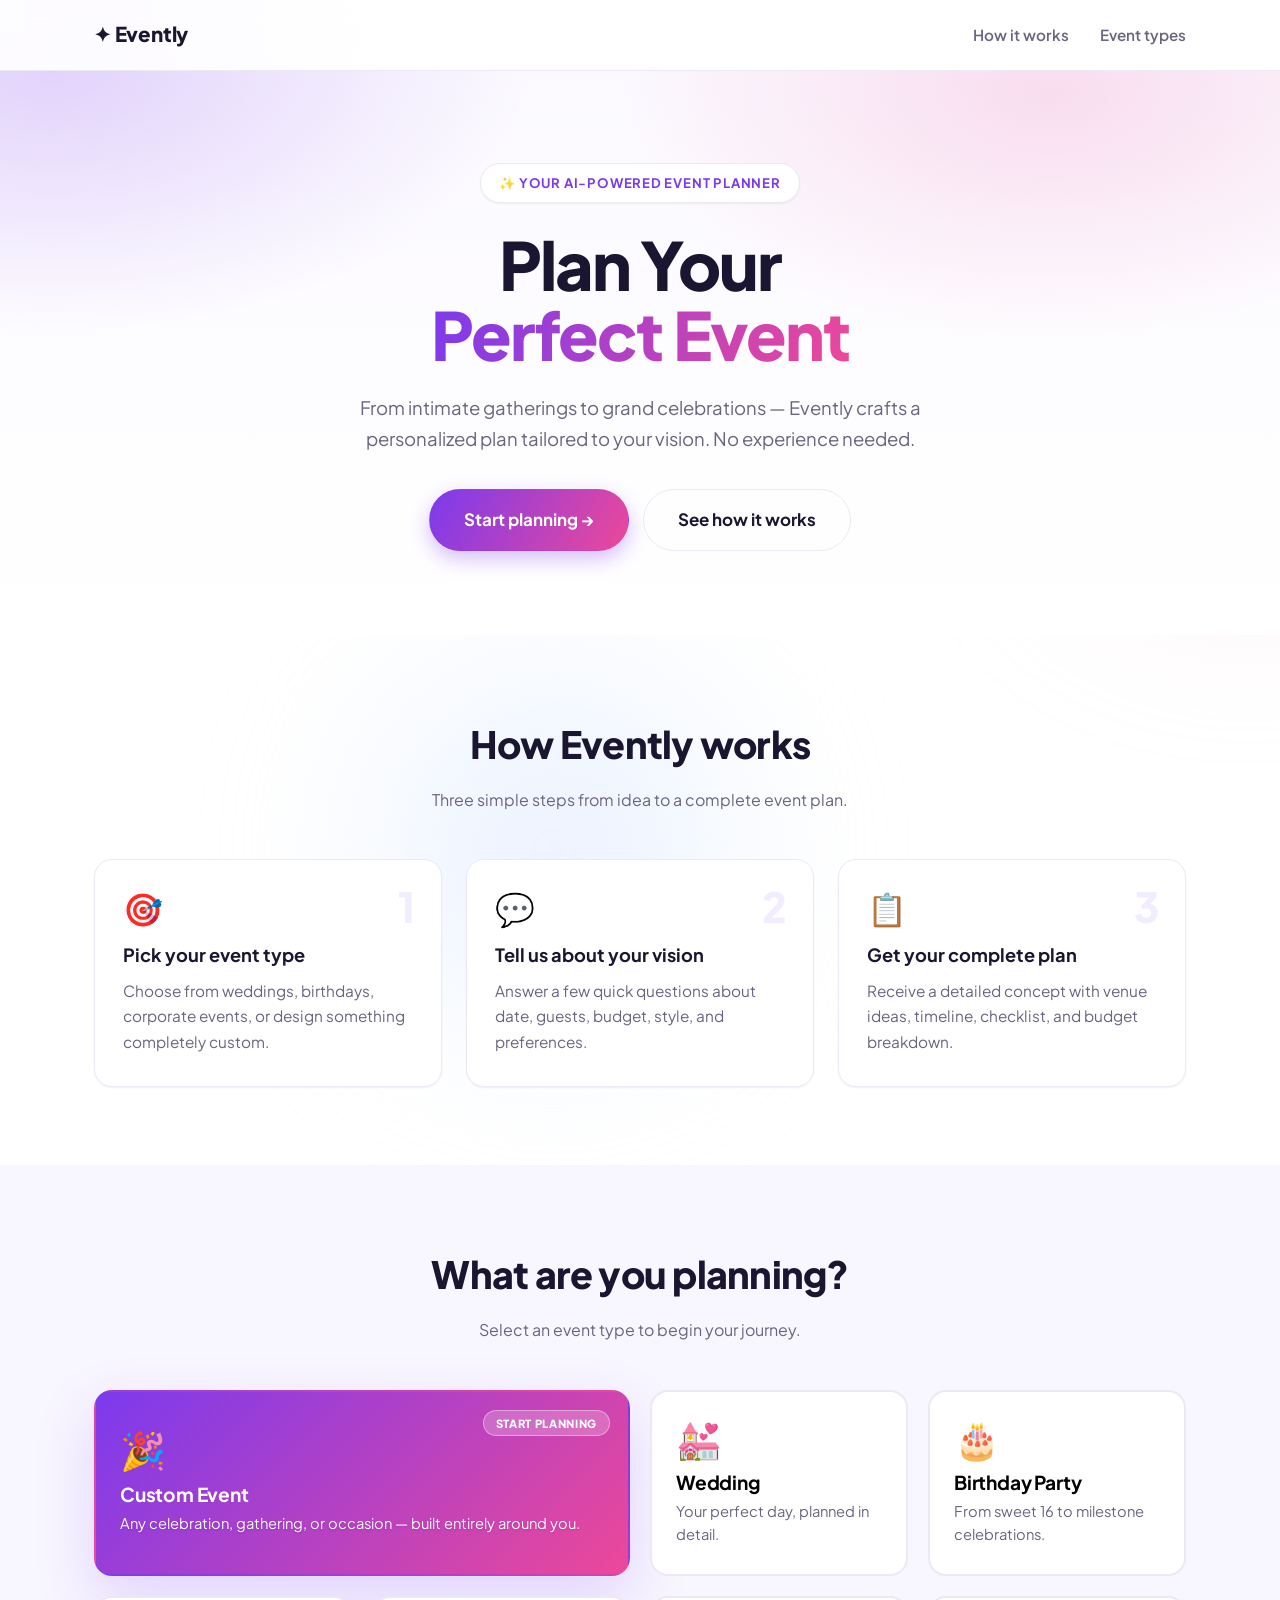
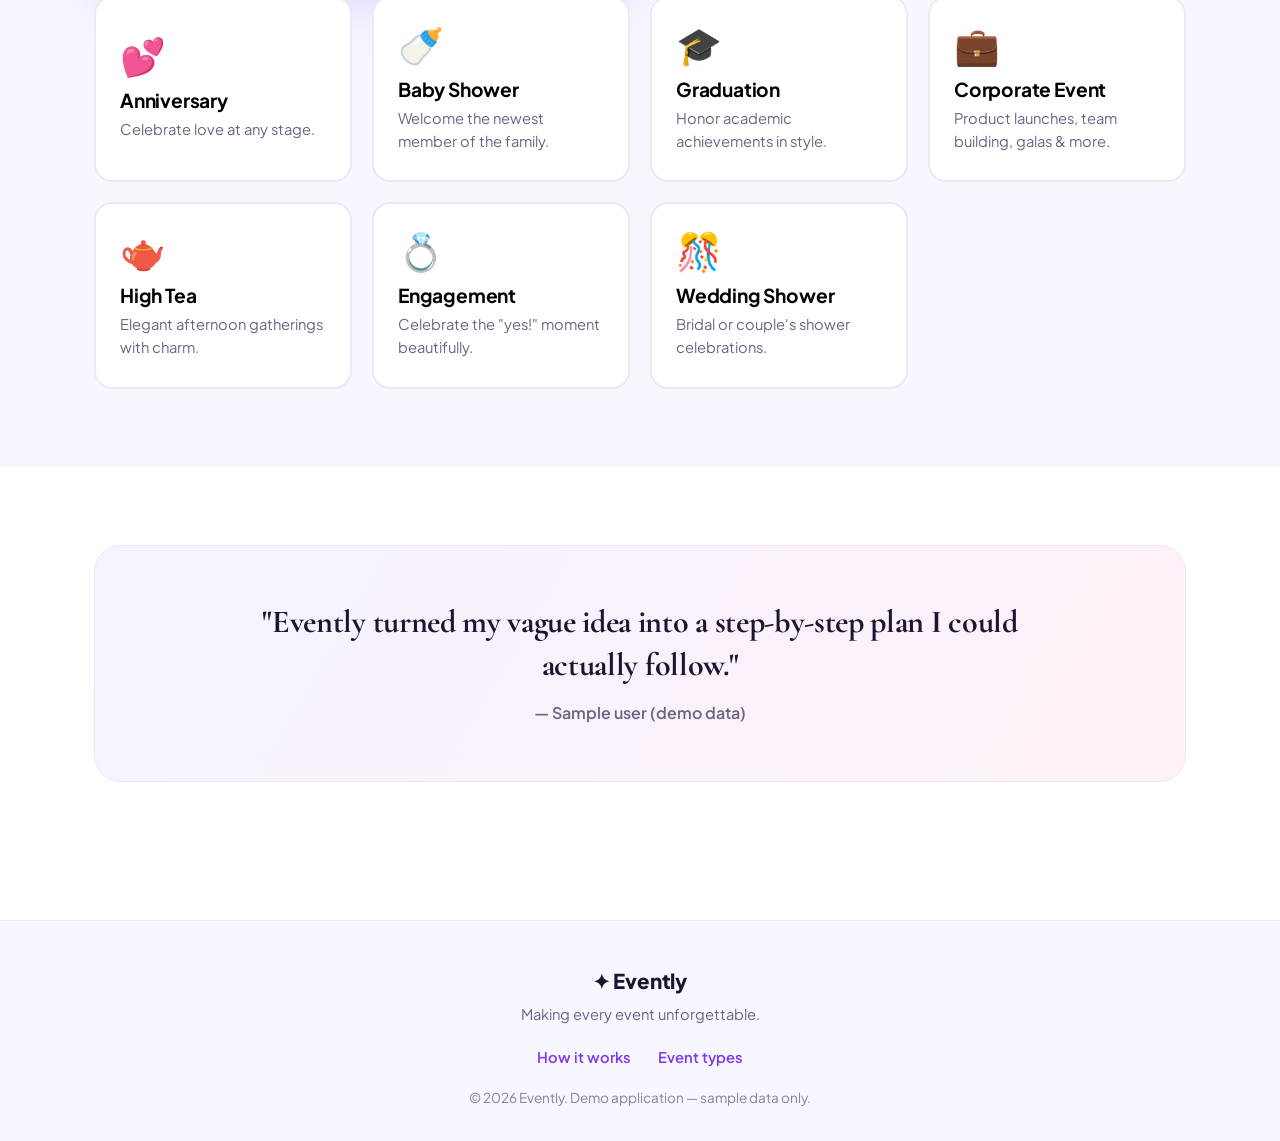
<file: index.html>
<!DOCTYPE html>
<html lang="en">
<head>
  <meta charset="UTF-8" />
  <meta name="viewport" content="width=device-width, initial-scale=1.0" />
  <title>Evently — Plan Your Perfect Event</title>
  <link rel="preconnect" href="https://fonts.googleapis.com" />
  <link rel="preconnect" href="https://fonts.gstatic.com" crossorigin />
  <link href="https://fonts.googleapis.com/css2?family=Plus+Jakarta+Sans:wght@400;500;600;700;800&family=Cormorant+Garamond:wght@600;700&display=swap" rel="stylesheet" />
  <link rel="stylesheet" href="styles.css" />
</head>
<body>
  <!-- Floating decorative elements -->
  <div class="bg-orb bg-orb-1"></div>
  <div class="bg-orb bg-orb-2"></div>
  <div class="bg-orb bg-orb-3"></div>

  <!-- Top navigation -->
  <header class="site-header">
    <div class="container nav">
      <a href="#" class="logo">✦ Evently</a>
      <nav class="nav-links">
        <a href="#how">How it works</a>
        <a href="#types">Event types</a>
      </nav>
    </div>
  </header>

  <main id="app">
    <!-- ============ HOMEPAGE ============ -->
    <section class="hero" id="home">
      <div class="container hero-inner">
        <div class="hero-badge">✨ Your AI-powered event planner</div>
        <h1 class="hero-title">Plan Your<br><span class="hero-title-accent">Perfect Event</span></h1>
        <p class="hero-subtitle">
          From intimate gatherings to grand celebrations — Evently crafts a personalized
          plan tailored to your vision. No experience needed.
        </p>
        <div class="hero-actions">
          <a href="#types" class="btn btn-primary btn-lg">Start planning →</a>
          <a href="#how" class="btn btn-ghost btn-lg">See how it works</a>
        </div>
        
      </div>
    </section>

    <!-- How it works -->
    <section class="section" id="how">
      <div class="container">
        <h2 class="section-title">How Evently works</h2>
        <p class="section-sub">Three simple steps from idea to a complete event plan.</p>
        <div class="steps">
          <div class="step-card">
            <div class="step-icon">🎯</div>
            <div class="step-num">1</div>
            <h3>Pick your event type</h3>
            <p>Choose from weddings, birthdays, corporate events, or design something completely custom.</p>
          </div>
          <div class="step-card">
            <div class="step-icon">💬</div>
            <div class="step-num">2</div>
            <h3>Tell us about your vision</h3>
            <p>Answer a few quick questions about date, guests, budget, style, and preferences.</p>
          </div>
          <div class="step-card">
            <div class="step-icon">📋</div>
            <div class="step-num">3</div>
            <h3>Get your complete plan</h3>
            <p>Receive a detailed concept with venue ideas, timeline, checklist, and budget breakdown.</p>
          </div>
        </div>
      </div>
    </section>

    <!-- Event types -->
    <section class="section section-accent" id="types">
      <div class="container">
        <h2 class="section-title">What are you planning?</h2>
        <p class="section-sub">Select an event type to begin your journey.</p>

        <div class="type-grid">
          <!-- Primary: Custom Event -->
          <button class="type-card type-card-primary" data-type="custom">
            <div class="type-emoji">🎉</div>
            <h3>Custom Event</h3>
            <p>Any celebration, gathering, or occasion — built entirely around you.</p>
            <span class="badge">Start planning</span>
          </button>

          <button class="type-card" data-type="wedding">
            <div class="type-emoji">💒</div>
            <h3>Wedding</h3>
            <p>Your perfect day, planned in detail.</p>
          </button>
          <button class="type-card" data-type="birthday">
            <div class="type-emoji">🎂</div>
            <h3>Birthday Party</h3>
            <p>From sweet 16 to milestone celebrations.</p>
          </button>
          <button class="type-card" data-type="anniversary">
            <div class="type-emoji">💕</div>
            <h3>Anniversary</h3>
            <p>Celebrate love at any stage.</p>
          </button>
          <button class="type-card" data-type="baby">
            <div class="type-emoji">🍼</div>
            <h3>Baby Shower</h3>
            <p>Welcome the newest member of the family.</p>
          </button>
          <button class="type-card" data-type="graduation">
            <div class="type-emoji">🎓</div>
            <h3>Graduation</h3>
            <p>Honor academic achievements in style.</p>
          </button>
          <button class="type-card" data-type="corporate">
            <div class="type-emoji">💼</div>
            <h3>Corporate Event</h3>
            <p>Product launches, team building, galas & more.</p>
          </button>
          <button class="type-card" data-type="high-tea">
            <div class="type-emoji">🫖</div>
            <h3>High Tea</h3>
            <p>Elegant afternoon gatherings with charm.</p>
          </button>
          <button class="type-card" data-type="engagement">
            <div class="type-emoji">💍</div>
            <h3>Engagement</h3>
            <p>Celebrate the "yes!" moment beautifully.</p>
          </button>
          <button class="type-card" data-type="wedding-shower">
            <div class="type-emoji">🎊</div>
            <h3>Wedding Shower</h3>
            <p>Bridal or couple's shower celebrations.</p>
          </button>
        </div>
      </div>
    </section>

    <!-- Testimonial / trust section -->
    <section class="section">
      <div class="container">
        <div class="trust-banner">
          <div class="trust-text">
            <h2>"Evently turned my vague idea into a step-by-step plan I could actually follow."</h2>
            <p>— Sample user (demo data)</p>
          </div>
        </div>
      </div>
    </section>

    <!-- ============ PLANNER (questionnaire) ============ -->
    <section class="planner hidden" id="planner">
      <div class="container planner-inner">
        <button class="back-link" id="backHome">← Back to home</button>

        <div class="planner-header">
          <h2 id="plannerHeading">Let's plan your event</h2>
          <p id="plannerSub">Answer these questions and we'll create a personalized plan for you.</p>
        </div>

        <div class="progress-wrap">
          <div class="progress-bar"><div class="progress-fill" id="progressFill"></div></div>
          <div class="progress-labels">
            <span class="progress-text"><span id="stepCurrent">1</span> of <span id="stepTotal">13</span></span>
            <span class="progress-percent" id="progressPercent">8%</span>
          </div>
        </div>

        <div class="question-card">
          <div class="question-number" id="questionLabel">Question <span id="qNum">1</span></div>
          <h2 class="question-title" id="questionTitle">Loading...</h2>
          <p class="question-hint" id="questionHint"></p>
          <div class="question-input" id="questionInput"></div>
        </div>

        <div class="planner-nav">
          <button class="btn btn-ghost" id="prevBtn">← Back</button>
          <button class="btn btn-primary btn-next" id="nextBtn">Next →</button>
        </div>
      </div>
    </section>

    <!-- ============ PLAN (results) ============ -->
    <section class="plan hidden" id="plan">
      <div class="container plan-inner">
        <button class="back-link" id="planBackHome">← Back to home</button>

        <div class="plan-header">
          <div class="plan-badge">🎉 Your personalized plan is ready</div>
          <h1 id="planTitle">Your Event Concept</h1>
          <p class="plan-summary" id="planSummary"></p>
          <div class="plan-meta" id="planMeta"></div>
          <div class="plan-vision hidden" id="planVision"></div>
        </div>

        <div class="plan-grid" id="planGrid"><!-- generated --></div>

        <div class="plan-timeline">
          <div class="section-icon">📅</div>
          <h2>Suggested timeline</h2>
          <ol id="timelineList"></ol>
        </div>

        <div class="plan-checklist">
          <div class="section-icon">✅</div>
          <h2>Planning checklist</h2>
          <ul id="checklistList"></ul>
        </div>

        <div class="plan-considerations">
          <div class="section-icon">💡</div>
          <h2>Important things to consider</h2>
          <ul id="considerationsList"></ul>
        </div>

        <div class="plan-actions">
          <button class="btn btn-primary btn-lg" id="printBtn">🖨 Print / Save as PDF</button>
          <button class="btn btn-ghost btn-lg" id="restartBtn">🔄 Start over</button>
          <button class="btn btn-ghost btn-lg" id="planEventTypes">🎊 Back to event types</button>
        </div>
      </div>
    </section>
  </main>

  <footer class="site-footer">
    <div class="container footer-inner">
      <div class="footer-brand">
        <span class="logo">✦ Evently</span>
        <p>Making every event unforgettable.</p>
      </div>
      <div class="footer-links">
        <a href="#how">How it works</a>
        <a href="#types">Event types</a>
      </div>
      <div class="footer-copy">
        <p>© 2026 Evently. Demo application — sample data only.</p>
      </div>
    </div>
  </footer>

  <script src="events.js"></script>
  <script src="app.js"></script>
</body>
</html>
</file>
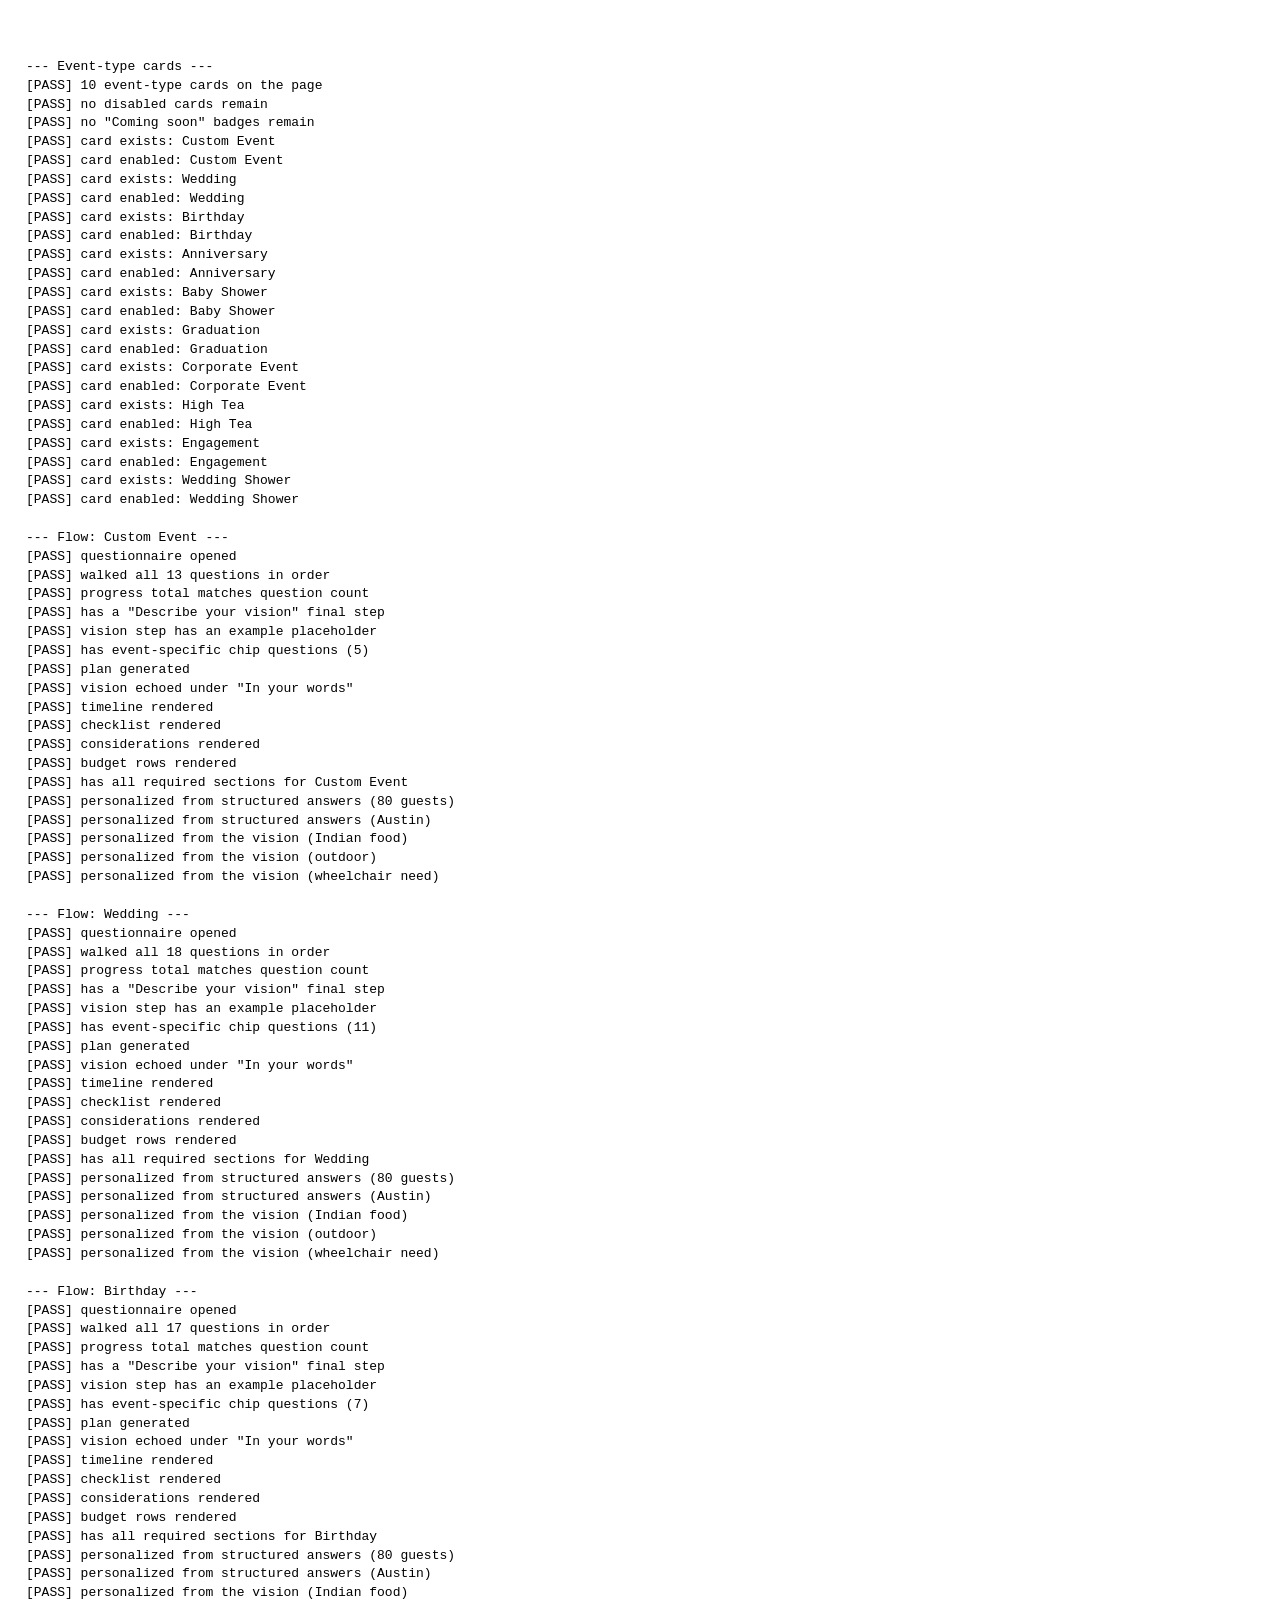
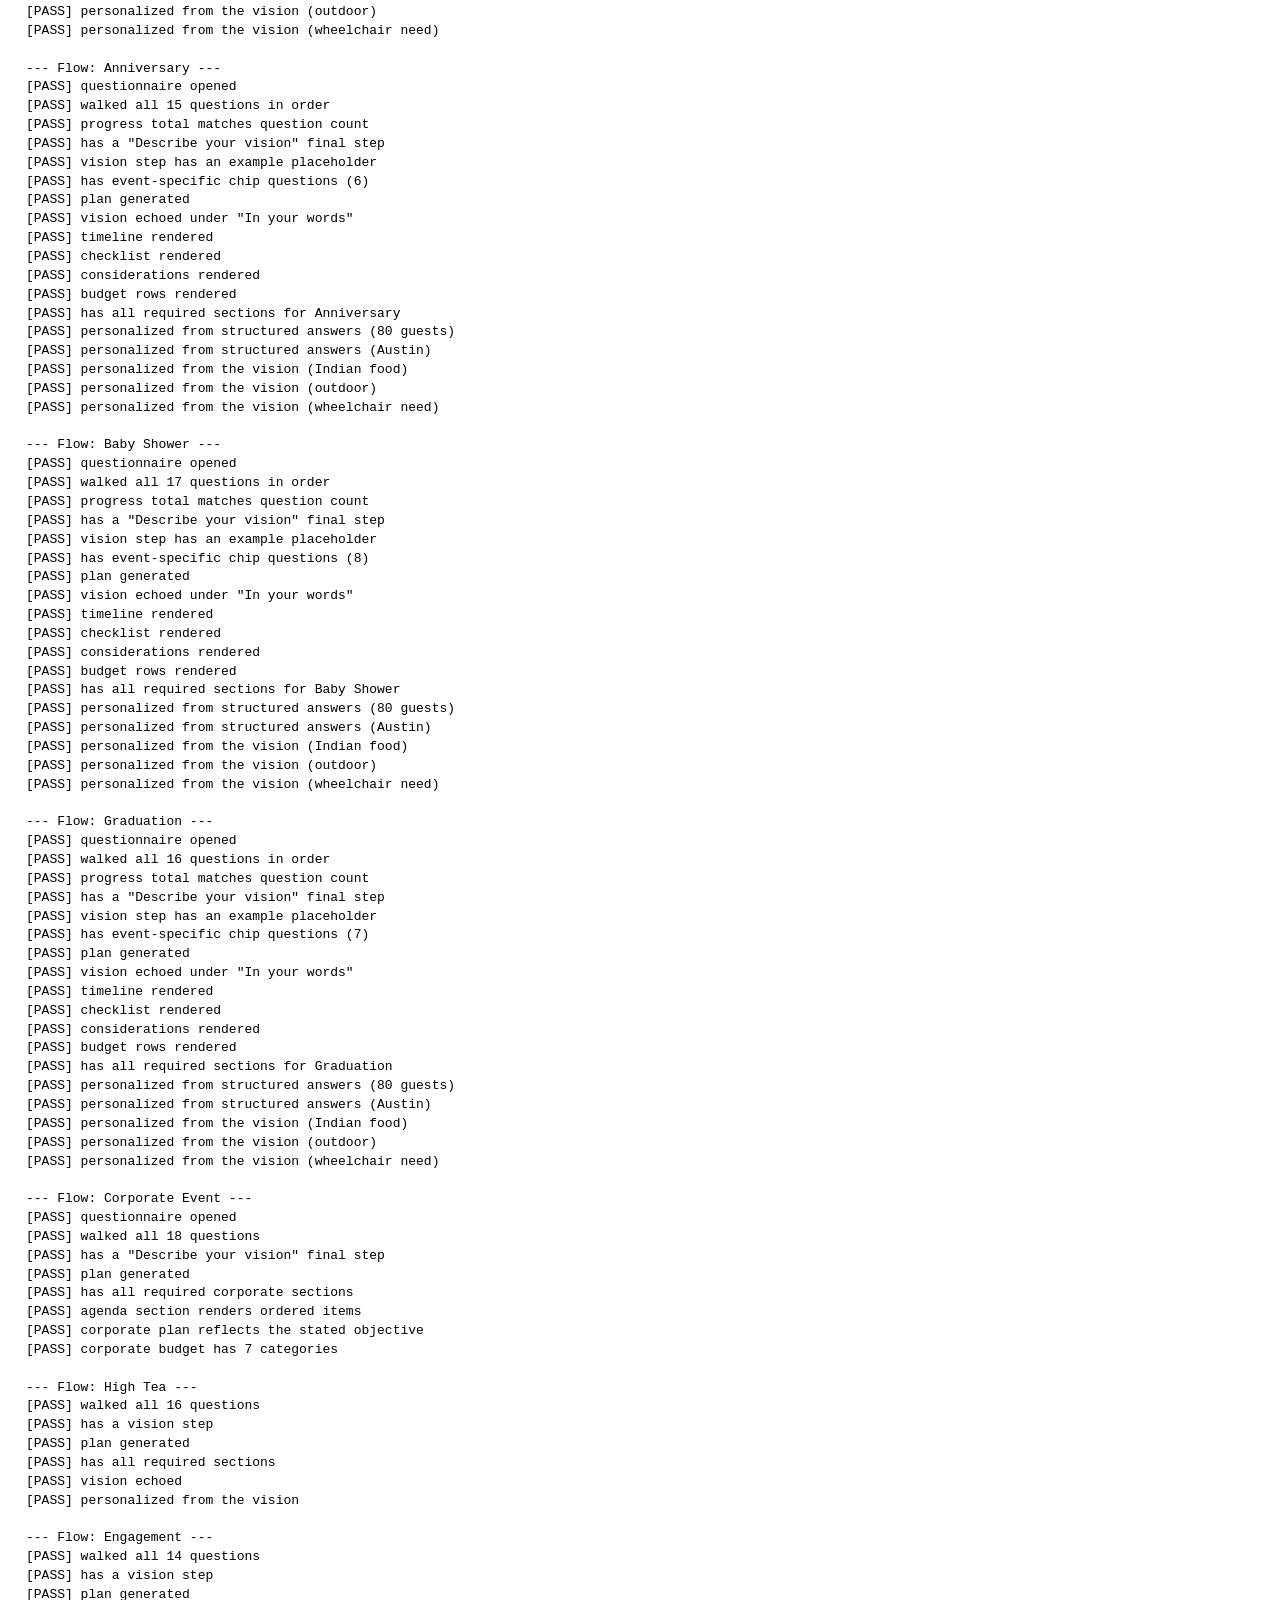
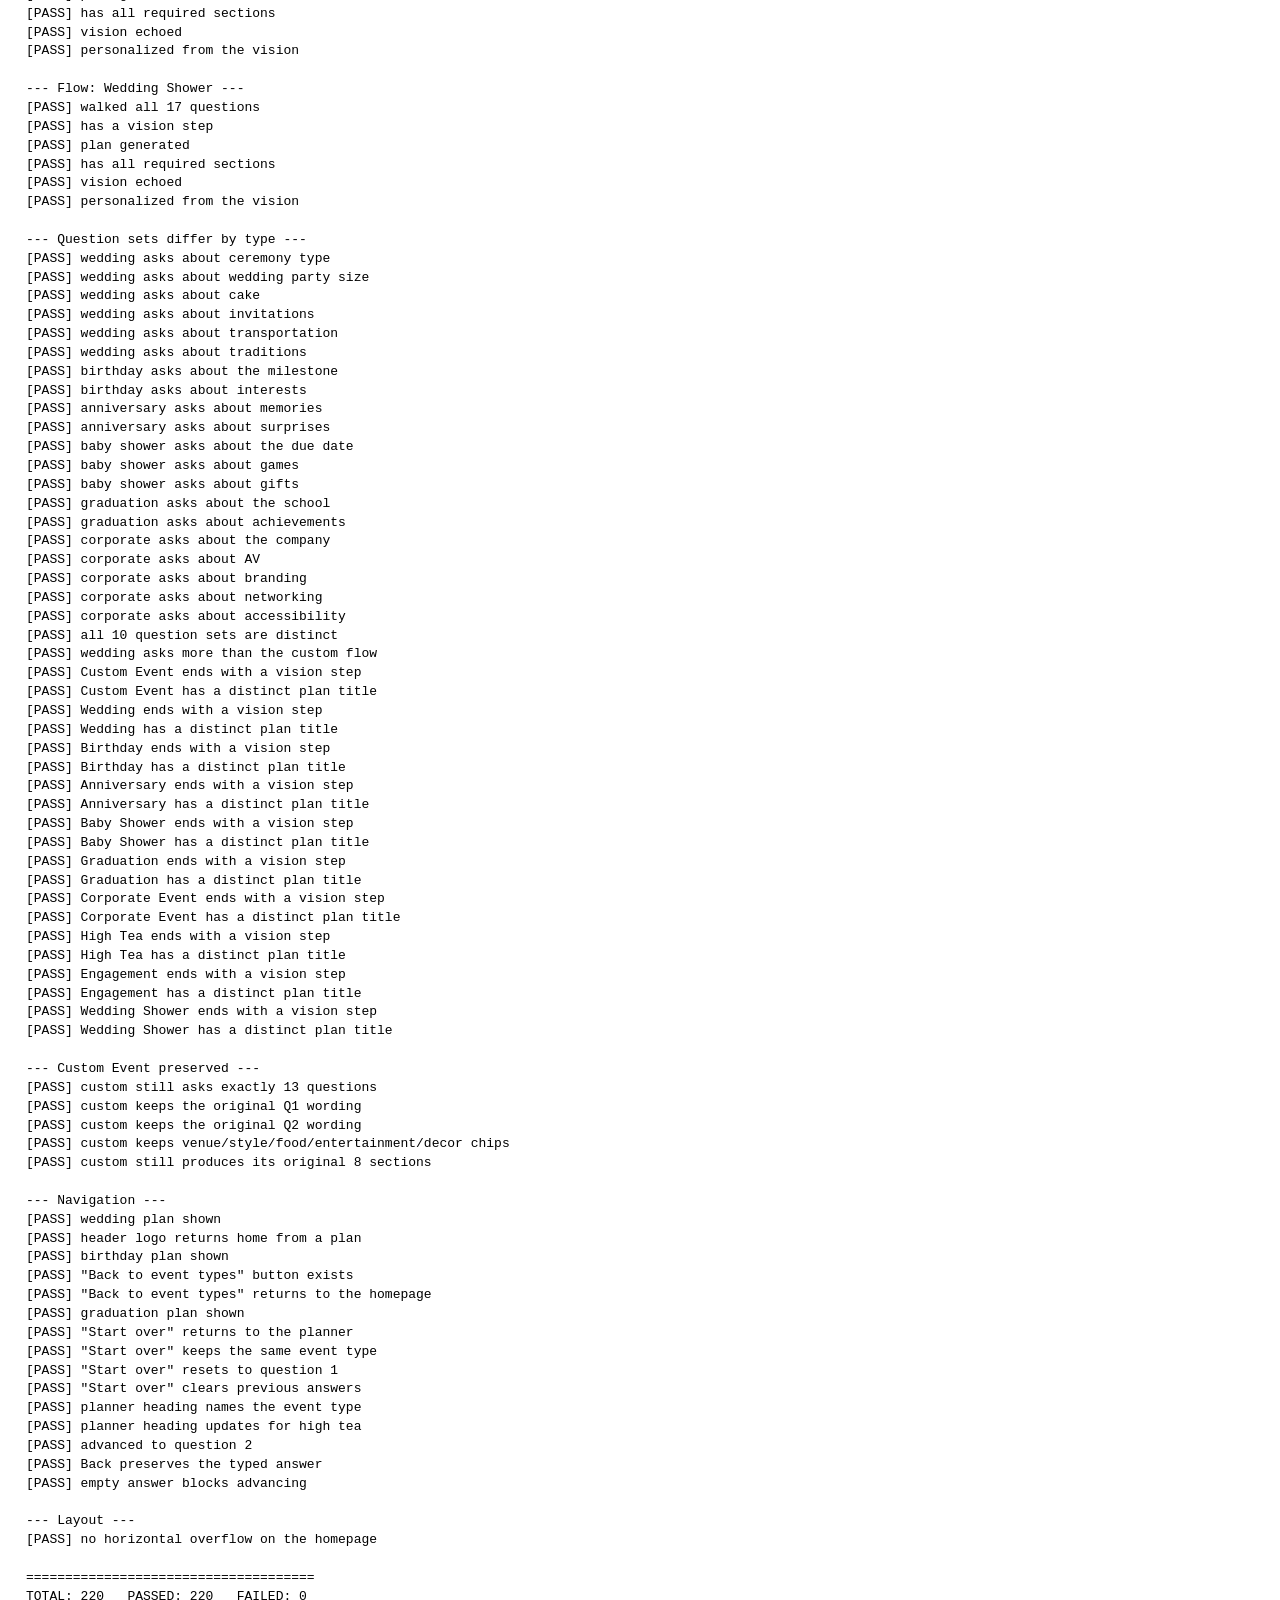
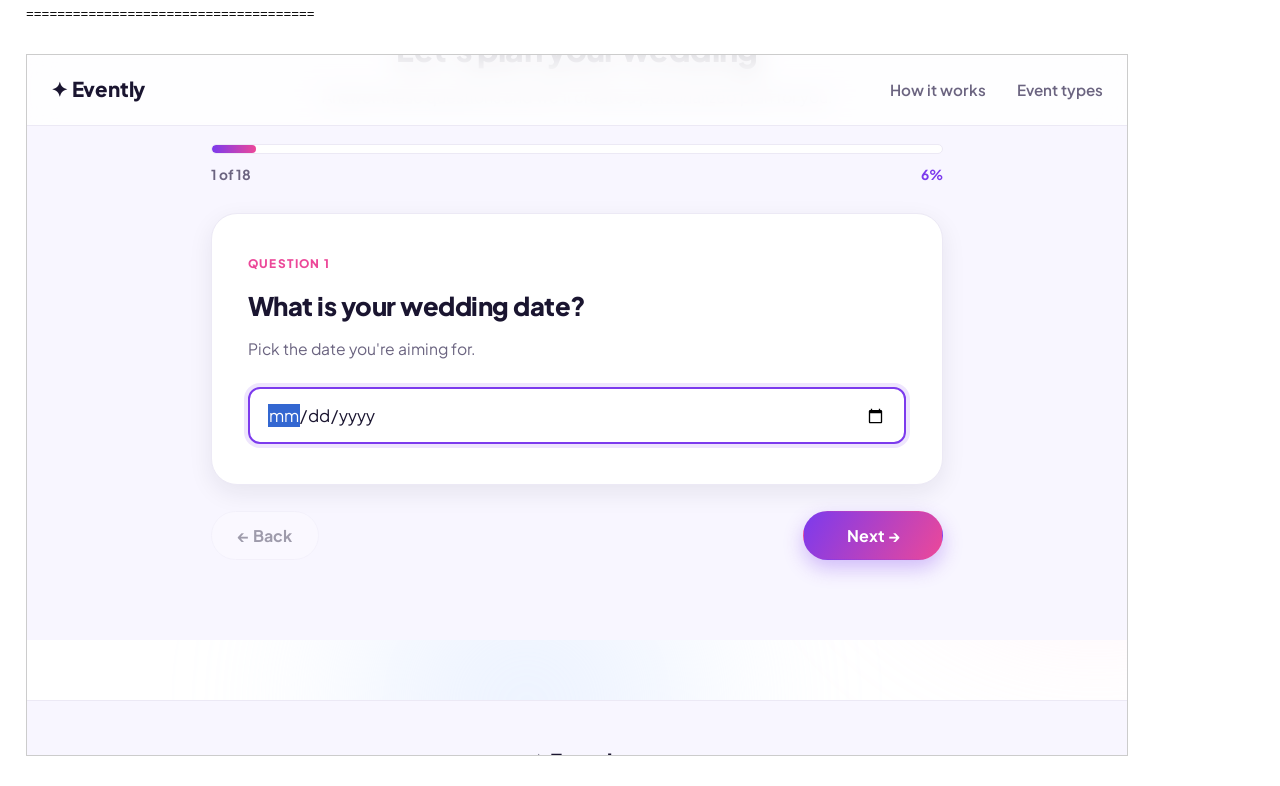
<file: test-harness.html>
<!DOCTYPE html>
<html>
<head>
<meta charset="utf-8">
<title>Evently — all event types test</title>
<style>
  body { font-family: Consolas, monospace; padding: 18px; }
  #out { font-size: 13px; line-height: 1.45; white-space: pre-wrap; }
  iframe { width: 1100px; height: 700px; border: 1px solid #ccc; margin-top: 16px; }
</style>
</head>
<body>
<pre id="out">running…</pre>
<iframe id="f" src="/index.html"></iframe>
<script>
/* Drives the real UI for every event type. Fully synchronous: everything runs
   inside the iframe load handler, before this parent document fires load. */
document.getElementById('f').onload = function () {
  const lines = [];
  let pass = 0, fail = 0;
  const check = (name, cond, extra) => {
    if (cond) { pass++; lines.push('[PASS] ' + name); }
    else { fail++; lines.push('[FAIL] ' + name + (extra !== undefined ? '  -> got: ' + extra : '')); }
  };
  const section = (t) => { lines.push(''); lines.push('--- ' + t + ' ---'); };

  const f = document.getElementById('f');
  const d = f.contentDocument;
  const w = f.contentWindow;
  const $ = id => d.getElementById(id);
  const vis = id => !$(id).classList.contains('hidden');
  const txt = id => ($(id) ? $(id).textContent : '');
  /* Card titles render as <h3><span class="card-icon">🎯</span>Event concept</h3>,
     so compare against the label only, with the icon stripped. */
  const cardTitles = () => {
    const out = [];
    d.querySelectorAll('#planGrid .plan-card').forEach(c => {
      const h3 = c.querySelector('h3');
      const icon = h3.querySelector('.card-icon');
      let t = h3.textContent;
      if (icon) t = t.slice(icon.textContent.length);
      out.push(t.replace(/\s+/g, ' ').trim());
    });
    return out;
  };
  const ET = () => w.EVENTLY.EVENT_TYPES;

  const VISION = 'I want an elegant but fun celebration for about 80 guests. ' +
                 'I love Indian food, music and beautiful outdoor spaces, with lots of candles and white flowers. ' +
                 'My grandmother needs wheelchair access, so please keep that in mind.';

  /* Expected plan sections per event type, from the brief. */
  const EXPECTED = {
    custom: ["Event concept","Theme & atmosphere","Venue type","Guest experience","Food & catering","Decorations","Entertainment","Budget breakdown"],
    wedding: ["Wedding concept","Theme, colours & style","Venue plan","Ceremony plan","Reception plan","Catering","Decorations & florals","Entertainment","Photography","Cake & desserts","Guest experience","Budget breakdown"],
    birthday: ["Birthday concept","Theme","Venue type","Food & cake","Entertainment","Decorations","Activities","Budget breakdown"],
    anniversary: ["Anniversary concept","Atmosphere & theme","Venue","Food","Entertainment","Décor","Special moments","Budget breakdown"],
    baby: ["Baby shower concept","Theme","Venue setup","Food & desserts","Decorations","Games & activities","Gift ideas","Budget breakdown"],
    graduation: ["Graduation concept","Theme","Venue","Food","Entertainment","Decorations","Activities","Budget breakdown"],
    corporate: ["Event concept","Recommended format","Venue requirements","Agenda","Catering","Audio/visual","Branding","Entertainment","Networking ideas","Budget breakdown"],
    "high-tea": ["High tea concept","Theme & atmosphere","Menu & tiers","Drinks service","Décor & table setting","Entertainment","Budget breakdown"],
    engagement: ["Engagement concept","Atmosphere & theme","Venue","Food & drinks","Entertainment","Décor","Special moments","Budget breakdown"],
    "wedding-shower": ["Wedding shower concept","Theme","Venue setup","Food & desserts","Decorations","Activities","Gift ideas","Budget breakdown"]
  };

  const LABELS = {
    custom: "Custom Event", wedding: "Wedding", birthday: "Birthday", anniversary: "Anniversary",
    baby: "Baby Shower", graduation: "Graduation", corporate: "Corporate Event",
    "high-tea": "High Tea", engagement: "Engagement", "wedding-shower": "Wedding Shower"
  };

  function showHome() {
    $('planner').classList.add('hidden');
    $('plan').classList.add('hidden');
    $('home').classList.remove('hidden');
  }

  function showHomeAndStart(key) {
    showHome();
    d.querySelector('[data-type="' + key + '"]').click();
  }

  /* Fill whatever the current step asks for, generically. */
  function fillStep(q) {
    const inp = $('answerInput');
    if (q.type === 'vision') { inp.value = VISION; return; }
    if (q.type === 'chips') {
      const chips = d.querySelectorAll('#questionInput .chip');
      chips[0].click();
      if (chips.length > 2) chips[1].click();
      return;
    }
    if (q.type === 'date') { inp.value = '2027-06-14'; return; }
    if (q.type === 'number') {
      inp.value = q.key === 'guests' ? '80' : (q.key === 'budget' ? '15000' : '10');
      return;
    }
    /* The location-ish text question differs per type (location vs ceremonyPlace). */
    if (q.key === 'location' || q.key === 'ceremonyPlace') inp.value = 'Austin, TX';
    else if (q.key === 'company') inp.value = 'Northwind Analytics';
    else inp.value = 'Sample ' + q.key;
  }

  /* Run one event type end to end and gather diagnostics. */
  function runType(key) {
    const def = ET()[key];
    const qs = def.questions;

    showHomeAndStart(key);
    const plannerOpened = vis('planner') && !vis('home');
    const total = $('stepTotal').textContent;

    let reachedAll = true, visionSeen = false, chipQuestions = 0, visionPlaceholder = '';
    for (let i = 0; i < qs.length; i++) {
      const q = qs[i];
      if (q.type === 'vision') {
        const ta = $('answerInput');
        visionSeen = !!ta && ta.tagName === 'TEXTAREA';
        if (ta) visionPlaceholder = ta.placeholder || '';
      } else if (q.type === 'chips') chipQuestions++;

      const onStep = q.type === 'vision'
        ? /final step/i.test(txt('questionLabel'))
        : $('qNum').textContent === String(i + 1);
      if (!onStep) reachedAll = false;

      fillStep(q);
      $('nextBtn').click();
    }

    return {
      key, def, qs, titles: cardTitles(), grid: txt('planGrid'),
      planShown: vis('plan') && !vis('planner'), plannerOpened,
      visionSeen, visionPlaceholder, total, reachedAll, chipQuestions,
      timeline: d.querySelectorAll('#timelineList li').length,
      checklist: d.querySelectorAll('#checklistList li').length,
      consid: d.querySelectorAll('#considerationsList li').length,
      visionEcho: vis('planVision'),
      budgetRows: d.querySelectorAll('#planGrid .budget-row').length,
      summary: txt('planSummary')
    };
  }

  try {
    /* ============ 1. all cards enabled ============ */
    section('Event-type cards');
    const allCards = d.querySelectorAll('.type-grid .type-card');
    check('10 event-type cards on the page', allCards.length === 10, allCards.length);
    let disabledCount = 0;
    allCards.forEach(c => { if (c.disabled || c.classList.contains('disabled')) disabledCount++; });
    check('no disabled cards remain', disabledCount === 0, disabledCount + ' disabled');
    check('no "Coming soon" badges remain', d.querySelectorAll('.badge-soon').length === 0,
      d.querySelectorAll('.badge-soon').length + ' badges');

    Object.keys(LABELS).forEach(k => {
      const c = d.querySelector('[data-type="' + k + '"]');
      check('card exists: ' + LABELS[k], !!c);
      if (c) check('card enabled: ' + LABELS[k], !c.disabled && !c.classList.contains('disabled'));
    });

    /* ============ 2. the six required flows ============ */
    ['custom', 'wedding', 'birthday', 'anniversary', 'baby', 'graduation'].forEach(key => {
      section('Flow: ' + LABELS[key]);
      const r = runType(key);

      check('questionnaire opened', r.plannerOpened);
      check('walked all ' + r.qs.length + ' questions in order', r.reachedAll);
      check('progress total matches question count', r.total === String(r.qs.length),
        r.total + ' vs ' + r.qs.length);
      check('has a "Describe your vision" final step', r.visionSeen);
      check('vision step has an example placeholder', r.visionPlaceholder.length > 30);
      check('has event-specific chip questions (' + r.chipQuestions + ')', r.chipQuestions >= 3,
        r.chipQuestions);
      check('plan generated', r.planShown);
      check('vision echoed under "In your words"', r.visionEcho);
      check('timeline rendered', r.timeline >= 5, r.timeline);
      check('checklist rendered', r.checklist >= 6, r.checklist);
      check('considerations rendered', r.consid >= 4, r.consid);
      check('budget rows rendered', r.budgetRows >= 6, r.budgetRows);

      const missing = EXPECTED[key].filter(t => r.titles.indexOf(t) === -1);
      check('has all required sections for ' + LABELS[key], missing.length === 0,
        'missing: [' + missing.join(', ') + '] got: ' + r.titles.join(' | '));

      check('personalized from structured answers (80 guests)', /80/.test(r.summary), r.summary);
      check('personalized from structured answers (Austin)', /Austin/.test(r.summary), r.summary);
      check('personalized from the vision (Indian food)', /Indian/.test(r.grid), 'no Indian');
      check('personalized from the vision (outdoor)', /outdoor/i.test(r.grid), 'no outdoor');
      check('personalized from the vision (wheelchair need)',
        /wheelchair|step-free/i.test(r.grid + txt('considerationsList')), 'no accessibility note');
    });

    /* ============ 3. Corporate ============ */
    section('Flow: Corporate Event');
    const rc = runType('corporate');
    check('questionnaire opened', rc.plannerOpened);
    check('walked all ' + rc.qs.length + ' questions', rc.reachedAll);
    check('has a "Describe your vision" final step', rc.visionSeen);
    check('plan generated', rc.planShown);
    const missingC = EXPECTED.corporate.filter(t => rc.titles.indexOf(t) === -1);
    check('has all required corporate sections', missingC.length === 0,
      'missing: [' + missingC.join(', ') + '] got: ' + rc.titles.join(' | '));
    check('agenda section renders ordered items',
      d.querySelectorAll('#planGrid .agenda-list li').length >= 5,
      d.querySelectorAll('#planGrid .agenda-list li').length);
    check('corporate plan reflects the stated objective',
      /Sample purpose/.test(rc.grid), 'objective not reflected');
    check('corporate budget has 7 categories', rc.budgetRows === 7, rc.budgetRows);

    /* ============ 4. the remaining three ============ */
    ['high-tea', 'engagement', 'wedding-shower'].forEach(key => {
      section('Flow: ' + LABELS[key]);
      const r = runType(key);
      check('walked all ' + r.qs.length + ' questions', r.reachedAll);
      check('has a vision step', r.visionSeen);
      check('plan generated', r.planShown);
      const missing = EXPECTED[key].filter(t => r.titles.indexOf(t) === -1);
      check('has all required sections', missing.length === 0,
        'missing: [' + missing.join(', ') + '] got: ' + r.titles.join(' | '));
      check('vision echoed', r.visionEcho);
      check('personalized from the vision', /Indian/.test(r.grid), 'no Indian');
    });

    /* ============ 5. questions genuinely differ per type ============ */
    section('Question sets differ by type');
    const T = ET();
    check('wedding asks about ceremony type', T.wedding.questions.some(q => q.key === 'ceremonyType'));
    check('wedding asks about wedding party size', T.wedding.questions.some(q => q.key === 'partySize'));
    check('wedding asks about cake', T.wedding.questions.some(q => q.key === 'cake'));
    check('wedding asks about invitations', T.wedding.questions.some(q => q.key === 'invitations'));
    check('wedding asks about transportation', T.wedding.questions.some(q => q.key === 'transport'));
    check('wedding asks about traditions', T.wedding.questions.some(q => q.key === 'traditions'));
    check('birthday asks about the milestone', T.birthday.questions.some(q => q.key === 'milestone'));
    check('birthday asks about interests', T.birthday.questions.some(q => q.key === 'interests'));
    check('anniversary asks about memories', T.anniversary.questions.some(q => q.key === 'memories'));
    check('anniversary asks about surprises', T.anniversary.questions.some(q => q.key === 'surprise'));
    check('baby shower asks about the due date', T.baby.questions.some(q => q.key === 'dueDate'));
    check('baby shower asks about games', T.baby.questions.some(q => q.key === 'games'));
    check('baby shower asks about gifts', T.baby.questions.some(q => q.key === 'gifts'));
    check('graduation asks about the school', T.graduation.questions.some(q => q.key === 'school'));
    check('graduation asks about achievements', T.graduation.questions.some(q => q.key === 'achievements'));
    check('corporate asks about the company', T.corporate.questions.some(q => q.key === 'company'));
    check('corporate asks about AV', T.corporate.questions.some(q => q.key === 'av'));
    check('corporate asks about branding', T.corporate.questions.some(q => q.key === 'branding'));
    check('corporate asks about networking', T.corporate.questions.some(q => q.key === 'networking'));
    check('corporate asks about accessibility', T.corporate.questions.some(q => q.key === 'accessibility'));

    const sets = Object.keys(T).map(k => T[k].questions.map(q => q.key).join(','));
    check('all 10 question sets are distinct', new Set(sets).size === 10,
      new Set(sets).size + ' distinct');
    check('wedding asks more than the custom flow',
      T.wedding.questions.length > T.custom.questions.length,
      T.wedding.questions.length + ' vs ' + T.custom.questions.length);
    Object.keys(T).forEach(k => {
      check(LABELS[k] + ' ends with a vision step',
        T[k].questions[T[k].questions.length - 1].type === 'vision', k);
      check(LABELS[k] + ' has a distinct plan title',
        typeof T[k].planTitle === 'function', k);
    });

    /* custom flow must remain exactly as it was */
    section('Custom Event preserved');
    check('custom still asks exactly 13 questions', T.custom.questions.length === 13,
      T.custom.questions.length);
    check('custom keeps the original Q1 wording',
      T.custom.questions[0].label === "What would you like to celebrate?",
      T.custom.questions[0].label);
    check('custom keeps the original Q2 wording',
      T.custom.questions[1].label === "What is the event date?", T.custom.questions[1].label);
    check('custom keeps venue/style/food/entertainment/decor chips',
      ['venue', 'style', 'food', 'entertainment', 'decor'].every(k => T.custom.questions.some(q => q.key === k)));
    check('custom still produces its original 8 sections',
      EXPECTED.custom.length === 8, EXPECTED.custom.length);

    /* ============ 6. navigation ============ */
    section('Navigation');
    showHomeAndStart('wedding');
    T.wedding.questions.forEach(q => { fillStep(q); $('nextBtn').click(); });
    check('wedding plan shown', vis('plan'));
    d.querySelector('.logo').click();
    check('header logo returns home from a plan', vis('home'),
      'planner=' + vis('planner') + ' plan=' + vis('plan'));

    showHomeAndStart('birthday');
    T.birthday.questions.forEach(q => { fillStep(q); $('nextBtn').click(); });
    check('birthday plan shown', vis('plan'));
    const bet = $('planEventTypes');
    check('"Back to event types" button exists', !!bet);
    if (bet) {
      bet.click();
      check('"Back to event types" returns to the homepage', vis('home'),
        'planner=' + vis('planner') + ' plan=' + vis('plan'));
    }

    showHomeAndStart('graduation');
    T.graduation.questions.forEach(q => { fillStep(q); $('nextBtn').click(); });
    check('graduation plan shown', vis('plan'));
    $('restartBtn').click();
    check('"Start over" returns to the planner', vis('planner'),
      'planner=' + vis('planner') + ' plan=' + vis('plan'));
    check('"Start over" keeps the same event type',
      /graduation/i.test(txt('plannerHeading')), txt('plannerHeading'));
    check('"Start over" resets to question 1', $('qNum').textContent === '1', $('qNum').textContent);
    check('"Start over" clears previous answers',
      !$('answerInput') || $('answerInput').value === '',
      $('answerInput') ? $('answerInput').value : 'none');

    showHomeAndStart('baby');
    check('planner heading names the event type',
      /baby shower/i.test(txt('plannerHeading')), txt('plannerHeading'));
    showHomeAndStart('high-tea');
    check('planner heading updates for high tea',
      /high tea/i.test(txt('plannerHeading')), txt('plannerHeading'));

    /* back button preserves answers across a type's own questions */
    showHomeAndStart('corporate');
    const q1 = $('answerInput');
    q1.value = 'Northwind Analytics';
    $('nextBtn').click();
    check('advanced to question 2', $('qNum').textContent === '2', $('qNum').textContent);
    $('prevBtn').click();
    check('Back preserves the typed answer', $('answerInput').value === 'Northwind Analytics',
      $('answerInput').value);

    /* empty answers are still blocked */
    showHomeAndStart('wedding');
    $('nextBtn').click();
    check('empty answer blocks advancing', $('qNum').textContent === '1', $('qNum').textContent);

    /* ============ 7. layout ============ */
    section('Layout');
    check('no horizontal overflow on the homepage',
      d.documentElement.scrollWidth <= w.innerWidth + 1,
      'scrollWidth=' + d.documentElement.scrollWidth + ' viewport=' + w.innerWidth);

  } catch (err) {
    fail++;
    lines.push('');
    lines.push('[FAIL] harness threw: ' + (err && err.stack ? err.stack : err));
  }

  lines.push('');
  lines.push('=====================================');
  lines.push('TOTAL: ' + (pass + fail) + '   PASSED: ' + pass + '   FAILED: ' + fail);
  lines.push('=====================================');
  const fails = lines.filter(l => l.indexOf('[FAIL]') === 0);
  if (fails.length) {
    lines.push('');
    lines.push('FAILURE RECAP:');
    fails.forEach(l => lines.push('  ' + l));
  }
  document.getElementById('out').textContent = lines.join('\n');
};
</script>
</body>
</html>
</file>
<file: styles.css>
/* =========================================================
   Evently — styles
   Sections:
   1) Design tokens
   2) Base / layout
   3) Header & footer
   4) Homepage (hero, steps, event-type cards, trust)
   5) Planner (questionnaire)
   6) Plan (results)
   7) Responsive
   8) Print
   ========================================================= */

/* ---------- 1. Design tokens ---------- */
:root {
  --bg: #ffffff;
  --bg-soft: #f8f6ff;
  --bg-accent: #f1ecff;
  --text: #1a1530;
  --text-soft: #6b6480;
  --primary: #7c3aed;
  --primary-dark: #5b21b6;
  --primary-light: #ede9fe;
  --accent: #ec4899;
  --accent-light: #fce7f3;
  --border: #ece9f5;
  --shadow-sm: 0 1px 2px rgba(26, 21, 48, .06);
  --shadow: 0 8px 24px rgba(26, 21, 48, .08);
  --shadow-lg: 0 24px 60px rgba(124, 58, 237, .18);
  --radius-sm: 12px;
  --radius: 18px;
  --radius-lg: 26px;
  --maxw: 1140px;
  --font: 'Plus Jakarta Sans', -apple-system, BlinkMacSystemFont, 'Segoe UI', Roboto, Helvetica, Arial, sans-serif;
}

/* ---------- 2. Base / layout ---------- */
* { box-sizing: border-box; margin: 0; padding: 0; }

html { scroll-behavior: smooth; }

body {
  font-family: var(--font);
  color: var(--text);
  background: var(--bg);
  line-height: 1.65;
  -webkit-font-smoothing: antialiased;
  overflow-x: hidden;
  position: relative;
}

.container {
  max-width: var(--maxw);
  margin: 0 auto;
  padding: 0 24px;
}

a { color: var(--primary); text-decoration: none; }

:focus-visible {
  outline: 3px solid rgba(124, 58, 237, .45);
  outline-offset: 2px;
}

.hidden { display: none !important; }

/* Ambient background orbs */
.bg-orb {
  position: fixed;
  border-radius: 50%;
  filter: blur(90px);
  pointer-events: none;
  z-index: 0;
  opacity: .5;
}
.bg-orb-1 { width: 420px; height: 420px; background: #ddd0ff; top: -140px; left: -120px; }
.bg-orb-2 { width: 380px; height: 380px; background: #ffd6ec; top: 22%; right: -160px; }
.bg-orb-3 { width: 340px; height: 340px; background: #d9e6ff; bottom: -120px; left: 30%; }

.site-header, main, .site-footer { position: relative; z-index: 1; }

/* Buttons */
.btn {
  display: inline-flex;
  align-items: center;
  justify-content: center;
  gap: 8px;
  font-family: inherit;
  font-weight: 700;
  font-size: 1rem;
  padding: 13px 26px;
  border-radius: 999px;
  border: 1px solid transparent;
  cursor: pointer;
  transition: transform .15s ease, box-shadow .2s ease, background .2s ease, border-color .2s ease;
}
.btn:active { transform: translateY(1px); }
.btn:disabled, .btn[disabled] { opacity: .4; cursor: not-allowed; }
.btn-primary {
  background: linear-gradient(120deg, var(--primary), var(--accent));
  color: #fff;
  box-shadow: 0 8px 20px rgba(124, 58, 237, .32);
}
.btn-primary:hover:not(:disabled) {
  transform: translateY(-2px);
  box-shadow: 0 14px 30px rgba(124, 58, 237, .38);
}
.btn-ghost {
  background: rgba(255, 255, 255, .7);
  color: var(--text);
  border-color: var(--border);
}
.btn-ghost:hover {
  background: #fff;
  border-color: var(--primary);
  color: var(--primary);
}
.btn-lg { padding: 16px 34px; font-size: 1.06rem; }

/* ---------- 3. Header & footer ---------- */
.site-header {
  position: sticky;
  top: 0;
  z-index: 50;
  background: rgba(255, 255, 255, .82);
  backdrop-filter: blur(14px);
  border-bottom: 1px solid var(--border);
}
.nav {
  display: flex;
  align-items: center;
  justify-content: space-between;
  height: 70px;
}
.logo {
  font-weight: 800;
  font-size: 1.28rem;
  color: var(--text);
  letter-spacing: -.01em;
}
.nav-links a {
  color: var(--text-soft);
  font-weight: 600;
  font-size: .95rem;
  margin-left: 28px;
  transition: color .15s ease;
}
.nav-links a:hover { color: var(--primary); }

.site-footer {
  border-top: 1px solid var(--border);
  background: var(--bg-soft);
  padding: 44px 0 32px;
  color: var(--text-soft);
  font-size: .92rem;
  margin-top: 60px;
}
.footer-inner {
  display: grid;
  gap: 18px;
  text-align: center;
}
.footer-brand p { margin-top: 4px; }
.footer-links a { margin: 0 12px; font-weight: 600; }
.footer-copy { font-size: .85rem; opacity: .8; }

/* ---------- 4. Homepage ---------- */

/* Hero */
.hero {
  padding: 92px 0 84px;
  text-align: center;
  background:
    radial-gradient(55% 70% at 82% 4%, rgba(236, 72, 153, .16), transparent 62%),
    radial-gradient(60% 75% at 4% 0%, rgba(124, 58, 237, .20), transparent 62%),
    linear-gradient(180deg, #fbf9ff, #fff);
}
.hero-badge {
  display: inline-block;
  font-size: .82rem;
  font-weight: 700;
  letter-spacing: .06em;
  text-transform: uppercase;
  color: var(--primary);
  background: #fff;
  border: 1px solid var(--border);
  border-radius: 999px;
  padding: 8px 18px;
  margin-bottom: 26px;
  box-shadow: var(--shadow-sm);
}
.hero-title {
  font-size: clamp(2.5rem, 6.2vw, 4.15rem);
  font-weight: 800;
  line-height: 1.06;
  letter-spacing: -.03em;
}
.hero-title-accent {
  background: linear-gradient(110deg, var(--primary), var(--accent));
  -webkit-background-clip: text;
  background-clip: text;
  color: transparent;
}
.hero-subtitle {
  max-width: 640px;
  margin: 24px auto 34px;
  font-size: 1.16rem;
  color: var(--text-soft);
}
.hero-actions {
  display: flex;
  gap: 14px;
  justify-content: center;
  flex-wrap: wrap;
}

.section { padding: 78px 0; }
.section-accent { background: var(--bg-soft); }
.section-title {
  text-align: center;
  font-size: clamp(1.75rem, 3.6vw, 2.35rem);
  font-weight: 800;
  letter-spacing: -.02em;
}
.section-sub {
  text-align: center;
  color: var(--text-soft);
  margin: 12px auto 0;
  max-width: 580px;
}

/* How-it-works steps */
.steps {
  display: grid;
  grid-template-columns: repeat(3, 1fr);
  gap: 24px;
  margin-top: 46px;
}
.step-card {
  position: relative;
  background: #fff;
  border: 1px solid var(--border);
  border-radius: var(--radius);
  padding: 32px 28px;
  box-shadow: var(--shadow-sm);
  transition: transform .2s ease, box-shadow .2s ease;
}
.step-card:hover { transform: translateY(-4px); box-shadow: var(--shadow); }
.step-icon { font-size: 2rem; line-height: 1; margin-bottom: 16px; }
.step-num {
  position: absolute;
  top: 26px; right: 26px;
  font-size: 2.6rem;
  font-weight: 800;
  color: var(--bg-accent);
  line-height: 1;
}
.step-card h3 { font-size: 1.14rem; margin-bottom: 8px; }
.step-card p { color: var(--text-soft); font-size: .96rem; }

/* Event-type cards */
.type-grid {
  display: grid;
  grid-template-columns: repeat(4, 1fr);
  gap: 20px;
  margin-top: 46px;
}
.type-card {
  position: relative;
  font-family: inherit;
  text-align: left;
  background: #fff;
  border: 2px solid var(--border);
  border-radius: var(--radius);
  padding: 28px 24px;
  cursor: pointer;
  transition: transform .18s ease, box-shadow .18s ease, border-color .18s ease;
}
.type-card:hover:not(.disabled) {
  transform: translateY(-5px);
  box-shadow: var(--shadow);
  border-color: var(--primary);
}
.type-card.disabled { opacity: .6; cursor: not-allowed; }
.type-card-primary {
  grid-column: span 2;
  background: linear-gradient(135deg, var(--primary), var(--accent));
  color: #fff;
  border-color: transparent;
  box-shadow: var(--shadow-lg);
}
.type-card-primary:hover { transform: translateY(-5px) scale(1.01); }
.type-emoji { font-size: 2.3rem; line-height: 1; margin-bottom: 14px; }
.type-card h3 { font-size: 1.2rem; margin-bottom: 6px; letter-spacing: -.01em; }
.type-card p { color: var(--text-soft); font-size: .92rem; line-height: 1.55; }
/* Declared after the generic .type-card p rule — equal specificity means
   source order decides, so this must stay last to win. */
.type-card.type-card-primary p {
  color: #fff;
  text-shadow: 0 1px 2px rgba(76, 29, 149, .28);
}
.badge {
  position: absolute;
  top: 18px; right: 18px;
  background: rgba(255, 255, 255, .22);
  border: 1px solid rgba(255, 255, 255, .38);
  color: #fff;
  font-size: .7rem;
  font-weight: 800;
  padding: 5px 12px;
  border-radius: 999px;
  text-transform: uppercase;
  letter-spacing: .06em;
}
.badge-soon {
  display: inline-block;
  margin-top: 12px;
  background: var(--bg-accent);
  color: var(--text-soft);
  font-size: .68rem;
  font-weight: 800;
  padding: 4px 11px;
  border-radius: 999px;
  text-transform: uppercase;
  letter-spacing: .06em;
}

/* Trust banner */
.trust-banner {
  background: linear-gradient(120deg, #f6f2ff, #fdf1f8);
  border: 1px solid var(--border);
  border-radius: var(--radius-lg);
  padding: 54px 40px;
  text-align: center;
}
.trust-text h2 {
  font-family: 'Cormorant Garamond', Georgia, serif;
  font-size: clamp(1.4rem, 3vw, 2rem);
  font-weight: 700;
  line-height: 1.35;
  max-width: 760px;
  margin: 0 auto;
  letter-spacing: -.01em;
}
.trust-text p { color: var(--text-soft); margin-top: 14px; font-weight: 600; }

/* ---------- 5. Planner ---------- */
.planner { padding: 56px 0 80px; background: var(--bg-soft); min-height: 82vh; }
.planner-inner { max-width: 780px; }

.back-link {
  font-family: inherit;
  font-size: .95rem;
  font-weight: 700;
  background: none;
  border: none;
  color: var(--primary);
  cursor: pointer;
  padding: 0;
  margin-bottom: 26px;
}
.back-link:hover { text-decoration: underline; }

.planner-header { text-align: center; margin-bottom: 34px; }
.planner-header h2 {
  font-size: clamp(1.5rem, 3.4vw, 2rem);
  font-weight: 800;
  letter-spacing: -.02em;
}
.planner-header p { color: var(--text-soft); margin-top: 8px; }

.progress-wrap { margin-bottom: 26px; }
.progress-bar {
  height: 10px;
  background: #fff;
  border-radius: 999px;
  overflow: hidden;
  border: 1px solid var(--border);
}
.progress-fill {
  height: 100%;
  width: 0%;
  background: linear-gradient(90deg, var(--primary), var(--accent));
  border-radius: 999px;
  transition: width .35s cubic-bezier(.4, 0, .2, 1);
}
.progress-labels {
  display: flex;
  align-items: center;
  justify-content: space-between;
  margin-top: 10px;
}
.progress-text { font-size: .86rem; font-weight: 700; color: var(--text-soft); }
.progress-percent { font-size: .86rem; font-weight: 700; color: var(--primary); }

.question-card {
  background: #fff;
  border: 1px solid var(--border);
  border-radius: var(--radius-lg);
  padding: 40px 36px;
  box-shadow: var(--shadow);
  animation: cardIn .32s ease;
}
@keyframes cardIn {
  from { opacity: 0; transform: translateY(10px); }
  to   { opacity: 1; transform: translateY(0); }
}
.question-number {
  font-size: .74rem;
  font-weight: 800;
  letter-spacing: .1em;
  text-transform: uppercase;
  color: var(--accent);
  margin-bottom: 12px;
}
.question-title { font-size: 1.6rem; font-weight: 800; margin-bottom: 8px; letter-spacing: -.02em; }
.question-hint { color: var(--text-soft); margin-bottom: 26px; font-size: .98rem; }

/* Form controls */
.question-input input[type="text"],
.question-input input[type="date"],
.question-input input[type="number"],
.question-input textarea,
.question-input select {
  width: 100%;
  font-family: inherit;
  font-size: 1.05rem;
  padding: 15px 18px;
  border: 2px solid var(--border);
  border-radius: var(--radius-sm);
  background: #fff;
  color: var(--text);
  transition: border-color .15s ease, box-shadow .15s ease;
}
.question-input input:focus,
.question-input textarea:focus,
.question-input select:focus {
  outline: none;
  border-color: var(--primary);
  box-shadow: 0 0 0 4px rgba(124, 58, 237, .13);
}
.question-input textarea { min-height: 118px; resize: vertical; }
.question-input select { cursor: pointer; appearance: none;
  background-image: url("data:image/svg+xml,%3Csvg xmlns='http://www.w3.org/2000/svg' width='14' height='9' viewBox='0 0 14 9'%3E%3Cpath d='M1 1l6 6 6-6' stroke='%237c3aed' stroke-width='2' fill='none' stroke-linecap='round'/%3E%3C/svg%3E");
  background-repeat: no-repeat;
  background-position: right 18px center;
  padding-right: 46px;
}

/* Option chips (single-select, auto-advance feel) */
.chip-grid {
  display: grid;
  grid-template-columns: repeat(2, 1fr);
  gap: 12px;
}
.chip {
  font-family: inherit;
  text-align: left;
  font-size: 1rem;
  font-weight: 600;
  padding: 16px 18px;
  border: 2px solid var(--border);
  border-radius: var(--radius-sm);
  background: #fff;
  color: var(--text);
  cursor: pointer;
  transition: border-color .15s ease, background .15s ease, transform .12s ease;
}
.chip:hover { border-color: var(--primary); background: var(--bg-soft); transform: translateY(-2px); }
.chip.selected {
  border-color: var(--primary);
  background: var(--primary-light);
  color: var(--primary-dark);
}
.chip .chip-emoji { margin-right: 8px; }

/* Multi-select checkbox chips */
.check-grid {
  display: grid;
  grid-template-columns: repeat(2, 1fr);
  gap: 12px;
}
.check {
  display: flex;
  align-items: center;
  gap: 12px;
  padding: 15px 18px;
  border: 2px solid var(--border);
  border-radius: var(--radius-sm);
  cursor: pointer;
  background: #fff;
  font-size: .98rem;
  font-weight: 600;
  transition: border-color .15s ease, background .15s ease;
}
.check:hover { border-color: var(--primary); background: var(--bg-soft); }
.check.selected { border-color: var(--primary); background: var(--primary-light); }
.check input { width: 18px; height: 18px; accent-color: var(--primary); flex-shrink: 0; }

/* Inline validation message */
.field-error {
  color: #dc2626;
  font-size: .88rem;
  font-weight: 600;
  margin-top: 10px;
}

.planner-nav {
  display: flex;
  justify-content: space-between;
  gap: 14px;
  margin-top: 26px;
}
.btn-next { min-width: 140px; }

/* ---------- 6. Plan ---------- */
.plan { padding: 56px 0 80px; }
.plan-inner { max-width: 960px; }

.plan-header { text-align: center; margin-bottom: 50px; }
.plan-badge {
  display: inline-block;
  font-size: .8rem;
  font-weight: 800;
  letter-spacing: .06em;
  text-transform: uppercase;
  color: var(--primary);
  background: var(--primary-light);
  border-radius: 999px;
  padding: 8px 18px;
  margin-bottom: 20px;
}
.plan-header h1 {
  font-size: clamp(2rem, 5vw, 3rem);
  font-weight: 800;
  letter-spacing: -.03em;
  background: linear-gradient(120deg, var(--primary), var(--accent));
  -webkit-background-clip: text;
  background-clip: text;
  color: transparent;
}
.plan-summary {
  color: var(--text-soft);
  font-size: 1.12rem;
  margin-top: 16px;
  max-width: 700px;
  margin-left: auto;
  margin-right: auto;
}
.plan-meta {
  display: flex;
  gap: 10px;
  justify-content: center;
  flex-wrap: wrap;
  margin-top: 24px;
}
.meta-pill {
  display: inline-flex;
  align-items: center;
  gap: 7px;
  background: #fff;
  border: 1px solid var(--border);
  border-radius: 999px;
  padding: 9px 18px;
  font-size: .88rem;
  font-weight: 700;
  color: var(--text);
  box-shadow: var(--shadow-sm);
}

.plan-grid {
  display: grid;
  grid-template-columns: repeat(2, 1fr);
  gap: 20px;
  margin-bottom: 32px;
}
.plan-card {
  background: #fff;
  border: 1px solid var(--border);
  border-radius: var(--radius);
  padding: 28px;
  box-shadow: var(--shadow-sm);
  transition: transform .2s ease, box-shadow .2s ease;
}
.plan-card:hover { transform: translateY(-3px); box-shadow: var(--shadow); }
.plan-card-icon { font-size: 1.7rem; line-height: 1; margin-bottom: 14px; }
.plan-card h3 {
  font-size: .82rem;
  font-weight: 800;
  color: var(--primary);
  margin-bottom: 12px;
  text-transform: uppercase;
  letter-spacing: .08em;
}
.plan-card .plan-card-value { font-size: 1.12rem; font-weight: 700; margin-bottom: 10px; }
.plan-card p { color: var(--text-soft); }
.plan-card ul { list-style: none; padding-left: 0; }
.plan-card li {
  position: relative;
  padding-left: 22px;
  margin-bottom: 9px;
  color: var(--text);
  font-size: .96rem;
}
.plan-card li::before {
  content: '•';
  position: absolute;
  left: 4px;
  color: var(--accent);
  font-weight: 800;
  font-size: 1.1rem;
  line-height: 1.5;
}

/* Budget bar visualization */
.budget-rows { display: grid; gap: 14px; margin-top: 4px; }
.budget-row-head {
  display: flex;
  justify-content: space-between;
  font-size: .9rem;
  font-weight: 700;
  margin-bottom: 6px;
}
.budget-row-head span:last-child { color: var(--text-soft); }
.budget-track {
  height: 8px;
  background: var(--bg-accent);
  border-radius: 999px;
  overflow: hidden;
}
.budget-fill {
  height: 100%;
  border-radius: 999px;
  background: linear-gradient(90deg, var(--primary), var(--accent));
  transition: width .6s cubic-bezier(.4, 0, .2, 1);
}

.plan-timeline, .plan-checklist, .plan-considerations {
  background: #fff;
  border: 1px solid var(--border);
  border-radius: var(--radius);
  padding: 32px;
  box-shadow: var(--shadow-sm);
  margin-bottom: 20px;
}
.plan-timeline h2, .plan-checklist h2, .plan-considerations h2 {
  font-size: 1.28rem;
  font-weight: 800;
  margin-bottom: 20px;
  display: flex;
  align-items: center;
  gap: 10px;
  letter-spacing: -.01em;
}
.section-icon { font-size: 1.4rem; }

/* Timeline as vertical rail */
.plan-timeline ol {
  list-style: none;
  padding-left: 0;
  position: relative;
}
.plan-timeline ol::before {
  content: '';
  position: absolute;
  left: 7px;
  top: 8px;
  bottom: 8px;
  width: 2px;
  background: linear-gradient(180deg, var(--primary), var(--accent));
  opacity: .28;
}
.plan-timeline li {
  position: relative;
  padding-left: 34px;
  margin-bottom: 18px;
}
.plan-timeline li:last-child { margin-bottom: 0; }
.plan-timeline li::before {
  content: '';
  position: absolute;
  left: 0;
  top: 8px;
  width: 16px; height: 16px;
  border-radius: 50%;
  background: #fff;
  border: 3px solid var(--primary);
}
.tl-when {
  display: block;
  font-size: .78rem;
  font-weight: 800;
  letter-spacing: .07em;
  text-transform: uppercase;
  color: var(--accent);
  margin-bottom: 3px;
}
.tl-what { color: var(--text); font-size: .98rem; }

.plan-checklist ul, .plan-considerations ul { list-style: none; padding-left: 0; }
.plan-checklist li {
  position: relative;
  padding-left: 34px;
  margin-bottom: 13px;
  font-size: .98rem;
}
.plan-checklist li::before {
  content: '☐';
  position: absolute;
  left: 0;
  top: -1px;
  color: var(--primary);
  font-size: 1.24rem;
}
.plan-considerations li {
  position: relative;
  padding-left: 32px;
  margin-bottom: 13px;
  font-size: .98rem;
  color: var(--text);
}
.plan-considerations li::before {
  content: '◆';
  position: absolute;
  left: 2px;
  color: var(--accent);
  font-size: .95rem;
}

.plan-actions {
  display: flex;
  gap: 16px;
  justify-content: center;
  margin-top: 40px;
  flex-wrap: wrap;
}

/* ---------- 6b. Questionnaire chips, inputs & plan refinements (app.js v2) ---------- */

/* Text input alias used by app.js */
.question-input .text-input {
  width: 100%;
  font-family: inherit;
  font-size: 1.05rem;
  padding: 15px 18px;
  border: 2px solid var(--border);
  border-radius: var(--radius-sm);
  background: #fff;
  color: var(--text);
  transition: border-color .15s ease, box-shadow .15s ease;
}
.question-input .text-input:focus {
  outline: none;
  border-color: var(--primary);
  box-shadow: 0 0 0 4px rgba(124, 58, 237, .13);
}

/* Multi-select option chips */
.chip-group {
  display: grid;
  grid-template-columns: repeat(2, 1fr);
  gap: 12px;
}
.chip {
  font-family: inherit;
  text-align: left;
  font-size: 1rem;
  font-weight: 600;
  padding: 16px 18px;
  border: 2px solid var(--border);
  border-radius: var(--radius-sm);
  background: #fff;
  color: var(--text);
  cursor: pointer;
  transition: border-color .15s ease, background .15s ease, transform .12s ease, box-shadow .15s ease;
}
.chip:hover { border-color: var(--primary); background: var(--bg-soft); transform: translateY(-2px); }
.chip.chip-selected {
  border-color: var(--primary);
  background: var(--primary-light);
  color: var(--primary-dark);
  box-shadow: 0 4px 12px rgba(124, 58, 237, .15);
}

/* Validation nudge */
.question-input.input-error { animation: shake .4s ease; }
@keyframes shake {
  0%, 100% { transform: translateX(0); }
  20% { transform: translateX(-8px); }
  40% { transform: translateX(8px); }
  60% { transform: translateX(-5px); }
  80% { transform: translateX(5px); }
}

/* Plan card inline icon (rendered inside h3 by app.js) */
.plan-card h3 .card-icon {
  font-size: 1.2rem;
  margin-right: 8px;
  vertical-align: middle;
}

/* Budget breakdown (app.js v2 markup) */
.budget-list { display: grid; gap: 14px; }
.budget-row { display: grid; gap: 6px; }
.budget-top {
  display: flex;
  justify-content: space-between;
  font-size: .9rem;
  font-weight: 700;
}
.budget-top span:last-child { color: var(--text-soft); }
.budget-bar {
  height: 8px;
  background: var(--bg-accent);
  border-radius: 999px;
  overflow: hidden;
}
/* .budget-fill already defined in section 6 */

/* Timeline detail line (app.js v2 uses .tl-detail) */
.plan-timeline .tl-detail {
  display: block;
  color: var(--text);
  font-size: .98rem;
}

/* Interactive checklist items (app.js v2) */
.plan-checklist li.checklist-item { position: relative; cursor: pointer; }
.plan-checklist li.checklist-item::before { content: none; }
.checklist-item .check-box {
  position: absolute;
  left: 0;
  top: -1px;
  color: var(--primary);
  font-size: 1.24rem;
}
.checklist-item .check-text { color: var(--text); }
.checklist-item.checked .check-box { color: var(--primary-dark); }
.checklist-item.checked .check-text { text-decoration: line-through; color: var(--text-soft); }

/* "Describe your vision" — the free-form closing step */
.vision-field { display: grid; gap: 12px; }
.question-input .vision-input {
  min-height: 190px;
  line-height: 1.65;
  resize: vertical;
}
.vision-note {
  font-size: .9rem;
  color: var(--text-soft);
  margin: 0;
}

/* The user's own words, echoed back at the top of the plan */
.plan-vision {
  max-width: 700px;
  margin: 26px auto 0;
  background: #fff;
  border: 1px solid var(--border);
  border-left: 4px solid var(--accent);
  border-radius: var(--radius);
  padding: 22px 26px;
  text-align: left;
  box-shadow: var(--shadow-sm);
}
.vision-quote-label {
  display: block;
  font-size: .72rem;
  font-weight: 800;
  letter-spacing: .1em;
  text-transform: uppercase;
  color: var(--accent);
  margin-bottom: 10px;
}
.plan-vision blockquote {
  font-size: 1.02rem;
  line-height: 1.7;
  color: var(--text);
  font-style: italic;
  white-space: pre-wrap;
}

/* Ordered agenda / run-of-show list rendered inside a plan card */
.plan-card .agenda-list {
  list-style: none;
  padding-left: 0;
  display: grid;
  gap: 12px;
}
.plan-card .agenda-list li { position: relative; padding-left: 22px; margin-bottom: 0; }
.plan-card .agenda-list li::before {
  content: '';
  position: absolute;
  left: 0;
  top: 7px;
  width: 9px;
  height: 9px;
  border-radius: 50%;
  background: var(--accent);
}
.plan-card .agenda-list .tl-detail {
  display: block;
  color: var(--text-soft);
  font-size: .95rem;
}

/* Budget total line beneath the category bars */
.budget-note {
  margin-top: 16px;
  padding-top: 14px;
  border-top: 1px solid var(--border);
  font-size: .88rem;
  color: var(--text-soft);
}

/* ---------- 7. Responsive ---------- */
@media (max-width: 980px) {
  .type-grid { grid-template-columns: repeat(2, 1fr); }
  .type-card-primary { grid-column: span 2; }
}
@media (max-width: 860px) {
  .steps { grid-template-columns: 1fr; }
  .plan-grid { grid-template-columns: 1fr; }
  .section { padding: 60px 0; }
}
@media (max-width: 620px) {
  .nav-links { display: none; }
  .type-grid { grid-template-columns: 1fr; }
  .type-card-primary { grid-column: span 1; }
  .chip-grid, .check-grid, .chip-group { grid-template-columns: 1fr; }
  .hero { padding: 60px 0 52px; }
  .hero-subtitle { font-size: 1.05rem; }
  .section { padding: 48px 0; }
  .question-card { padding: 28px 22px; }
  .question-title { font-size: 1.32rem; }
  .plan-timeline, .plan-checklist, .plan-considerations { padding: 24px 20px; }
  .plan-card { padding: 22px; }
  .trust-banner { padding: 38px 22px; }
  .planner-nav { flex-direction: column-reverse; }
  .planner-nav .btn { width: 100%; }
}

/* Respect reduced-motion preferences */
@media (prefers-reduced-motion: reduce) {
  *, *::before, *::after {
    animation-duration: .001ms !important;
    transition-duration: .001ms !important;
    scroll-behavior: auto !important;
  }
}

/* ---------- 8. Print ---------- */
@media print {
  .site-header, .site-footer, .back-link, .plan-actions, .bg-orb { display: none !important; }
  body { color: #000; background: #fff; }
  .plan-header h1 {
    color: #000;
    -webkit-text-fill-color: #000;
    background: none;
  }
  .plan-card, .plan-timeline, .plan-checklist, .plan-considerations {
    box-shadow: none;
    border-color: #ddd;
    break-inside: avoid;
  }
  .plan-grid { grid-template-columns: repeat(2, 1fr); }
}
</file>
